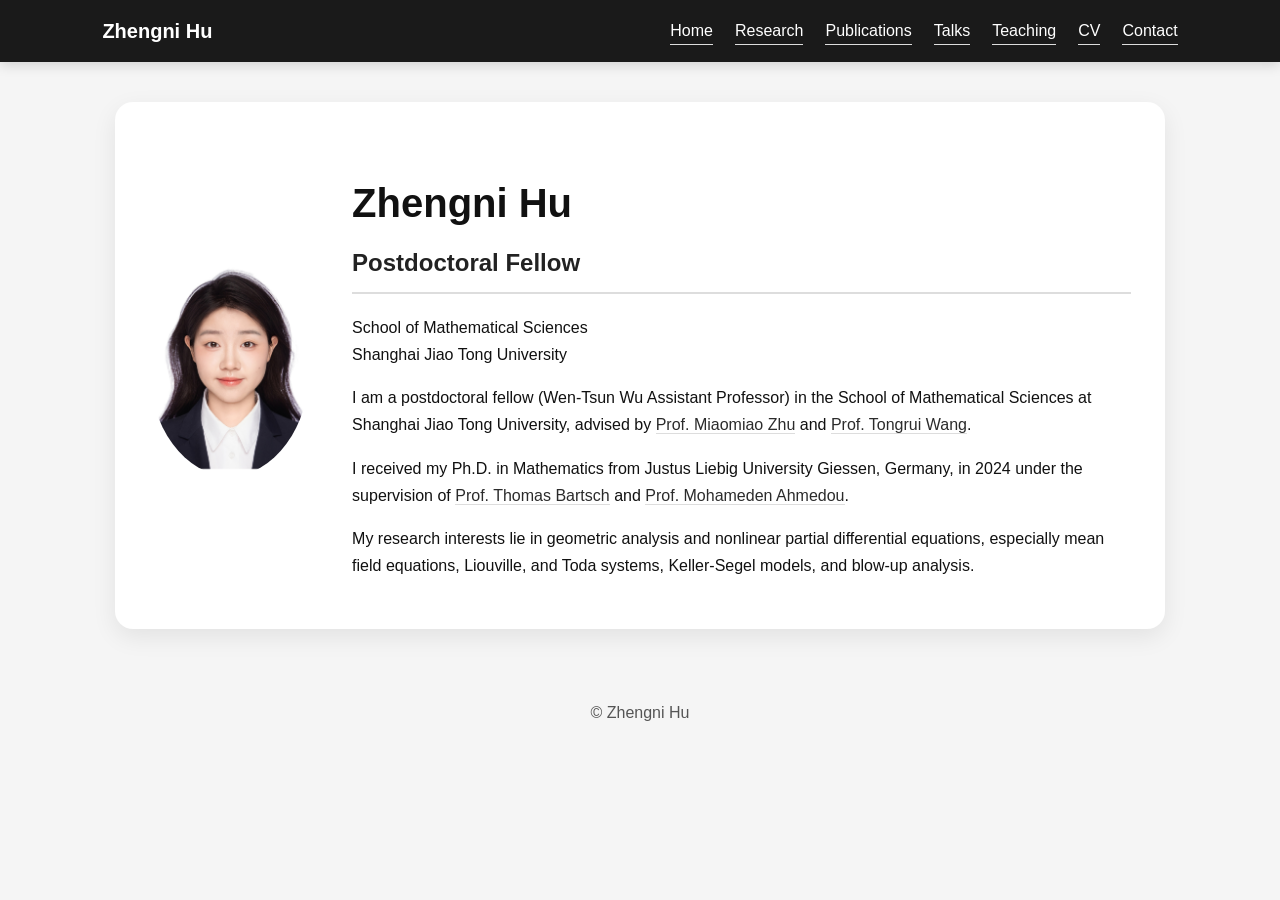
<file: index.html>
<!DOCTYPE html>
<html lang="en">
<head>
  <meta charset="UTF-8" />
  <meta name="viewport" content="width=device-width, initial-scale=1.0" />
  <title>Zhengni Hu | Home</title>
  <link rel="stylesheet" href="style.css" />
</head>
  
<script>
  const toggleButton = document.getElementById('theme-toggle');
  const savedTheme = localStorage.getItem('theme');
  
  if (savedTheme === 'dark') {
    document.documentElement.setAttribute('data-theme', 'dark');
    if (toggleButton) toggleButton.innerHTML = '☀️ Light';
  }
  
  if (toggleButton) {
    toggleButton.addEventListener('click', () => {
      const currentTheme = document.documentElement.getAttribute('data-theme');
      if (currentTheme === 'dark') {
        document.documentElement.setAttribute('data-theme', 'light');
        localStorage.setItem('theme', 'light');
        toggleButton.innerHTML = '🌙 Dark';
      } else {
        document.documentElement.setAttribute('data-theme', 'dark');
        localStorage.setItem('theme', 'dark');
        toggleButton.innerHTML = '☀️ Light';
      }
    });
  }
</script>
<body>
  <nav>
    <div class="nav-name">Zhengni Hu</div>
    <div class="nav-links">
      <a href="index.html">Home</a>
      <a href="research.html">Research</a>
      <a href="publications.html">Publications</a>
      <a href="talks.html">Talks</a>
      <a href="teaching.html">Teaching</a>
      <a href="cv.html">CV</a>
      <a href="contact.html">Contact</a>
    </div>
  </nav>

  <main>
    <section class="hero card">
      <img src="profile.jpg" alt="Zhengni Hu" class="profile-photo" />

      <div>
        <h1>Zhengni Hu</h1>
        <h2>Postdoctoral Fellow</h2>

        <p>
          School of Mathematical Sciences<br />
          Shanghai Jiao Tong University
        </p>

       <div class="bio">
  <p>
    I am a postdoctoral fellow (Wen-Tsun Wu Assistant Professor) in the School of Mathematical Sciences 
    at Shanghai Jiao Tong University, advised by 
    <a href="https://math.sjtu.edu.cn/Default/teachershow/tags/MDAwMDAwMDAwMLKIlJc" target="_blank" class="prof-link">Prof. Miaomiao Zhu</a> and 
    <a href="https://math.sjtu.edu.cn/Default/teachershow/tags/MDAwMDAwMDAwMLGIfpmGpKF2" target="_blank" class="prof-link">Prof. Tongrui Wang</a>.
  </p>

  <p>
    I received my Ph.D. in Mathematics from Justus Liebig University Giessen, Germany, 
    in 2024 under the supervision of 
    <a href="https://www.uni-giessen.de/de/fbz/fb07/fachgebiete/mathe/arbeitsgruppen/analysis/personen/professoren/prof-dr-thomas-bartsch" target="_blank" class="prof-link">Prof. Thomas Bartsch</a> and 
    <a href="https://www.uni-giessen.de/de/fbz/fb07/fachgebiete/mathe/arbeitsgruppen/analysis/personen/professoren/prof-dr-mohameden-ahmedou/ahmedou" target="_blank" class="prof-link">Prof. Mohameden Ahmedou</a>.
  </p>

  <p>
    My research interests lie in geometric analysis and nonlinear partial
    differential equations, especially mean field equations, Liouville, and
    Toda systems, Keller-Segel models, and blow-up analysis.
  </p>
</div>
      </div>
    </section>
  </main>

  <footer>
    © Zhengni Hu
  </footer>
</body>
</html>
</file>
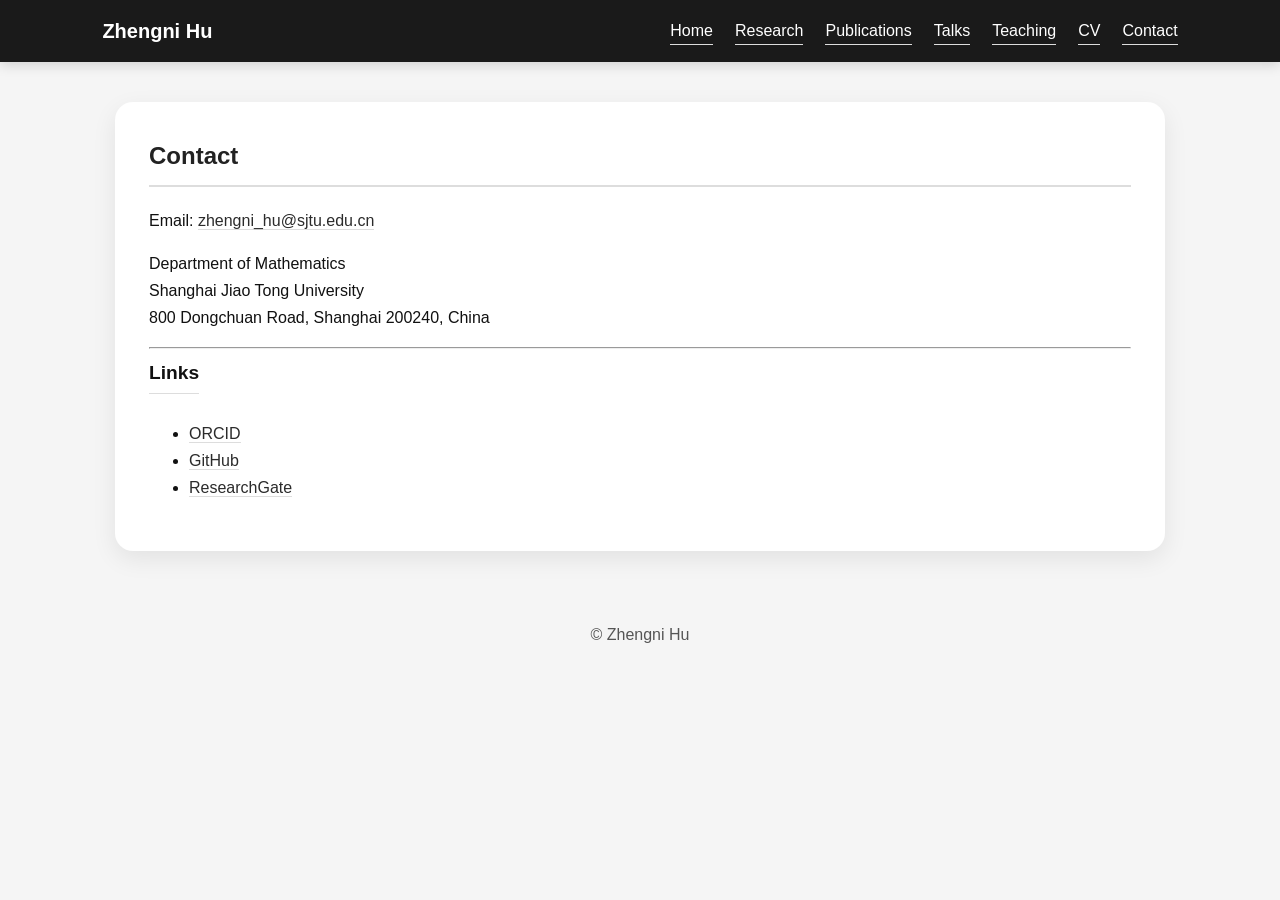
<file: contact.html>
<!DOCTYPE html>
<html lang="en">
<head>
  <meta charset="UTF-8" />
  <meta name="viewport" content="width=device-width, initial-scale=1.0" />
  <title>Zhengni Hu | Contact</title>
  <link rel="stylesheet" href="style.css" />
</head>
  
<script>
  const toggleButton = document.getElementById('theme-toggle');
  const savedTheme = localStorage.getItem('theme');
  
  if (savedTheme === 'dark') {
    document.documentElement.setAttribute('data-theme', 'dark');
    if (toggleButton) toggleButton.innerHTML = '☀️ Light';
  }
  
  if (toggleButton) {
    toggleButton.addEventListener('click', () => {
      const currentTheme = document.documentElement.getAttribute('data-theme');
      if (currentTheme === 'dark') {
        document.documentElement.setAttribute('data-theme', 'light');
        localStorage.setItem('theme', 'light');
        toggleButton.innerHTML = '🌙 Dark';
      } else {
        document.documentElement.setAttribute('data-theme', 'dark');
        localStorage.setItem('theme', 'dark');
        toggleButton.innerHTML = '☀️ Light';
      }
    });
  }
</script>
<body>
  <nav>
    <div class="nav-name">Zhengni Hu</div>
    <div class="nav-links">
      <a href="index.html">Home</a>
      <a href="research.html">Research</a>
      <a href="publications.html">Publications</a>
      <a href="talks.html">Talks</a>
      <a href="teaching.html">Teaching</a>
      <a href="cv.html">CV</a>
      <a href="contact.html">Contact</a>
    </div>
  </nav>

  <main>
    <section class="card">
      <h2>Contact</h2>

      <p>
        Email: <a href="mailto:zhengni_hu@sjtu.edu.cn">zhengni_hu@sjtu.edu.cn</a>
      </p>

      <p>
        Department of Mathematics<br />
        Shanghai Jiao Tong University<br />
        800 Dongchuan Road, Shanghai 200240, China
      </p>

      <hr />

      <h3>Links</h3>
      <ul>
     <li> <a href="https://orcid.org/0009-0006-4781-8485" target="_blank">ORCID</a></li>
      <li> <a href="https://zhengni-hu.github.io/Academic-Page" target="_blank">GitHub</a></li>
       <li> <a href="https://www.researchgate.net/profile/Zhengni-Hu-2" target="_blank">ResearchGate</a></li>
      </ul>
    </section>
  </main>

  <footer>
    © Zhengni Hu
  </footer>
</body>
</html>
</file>
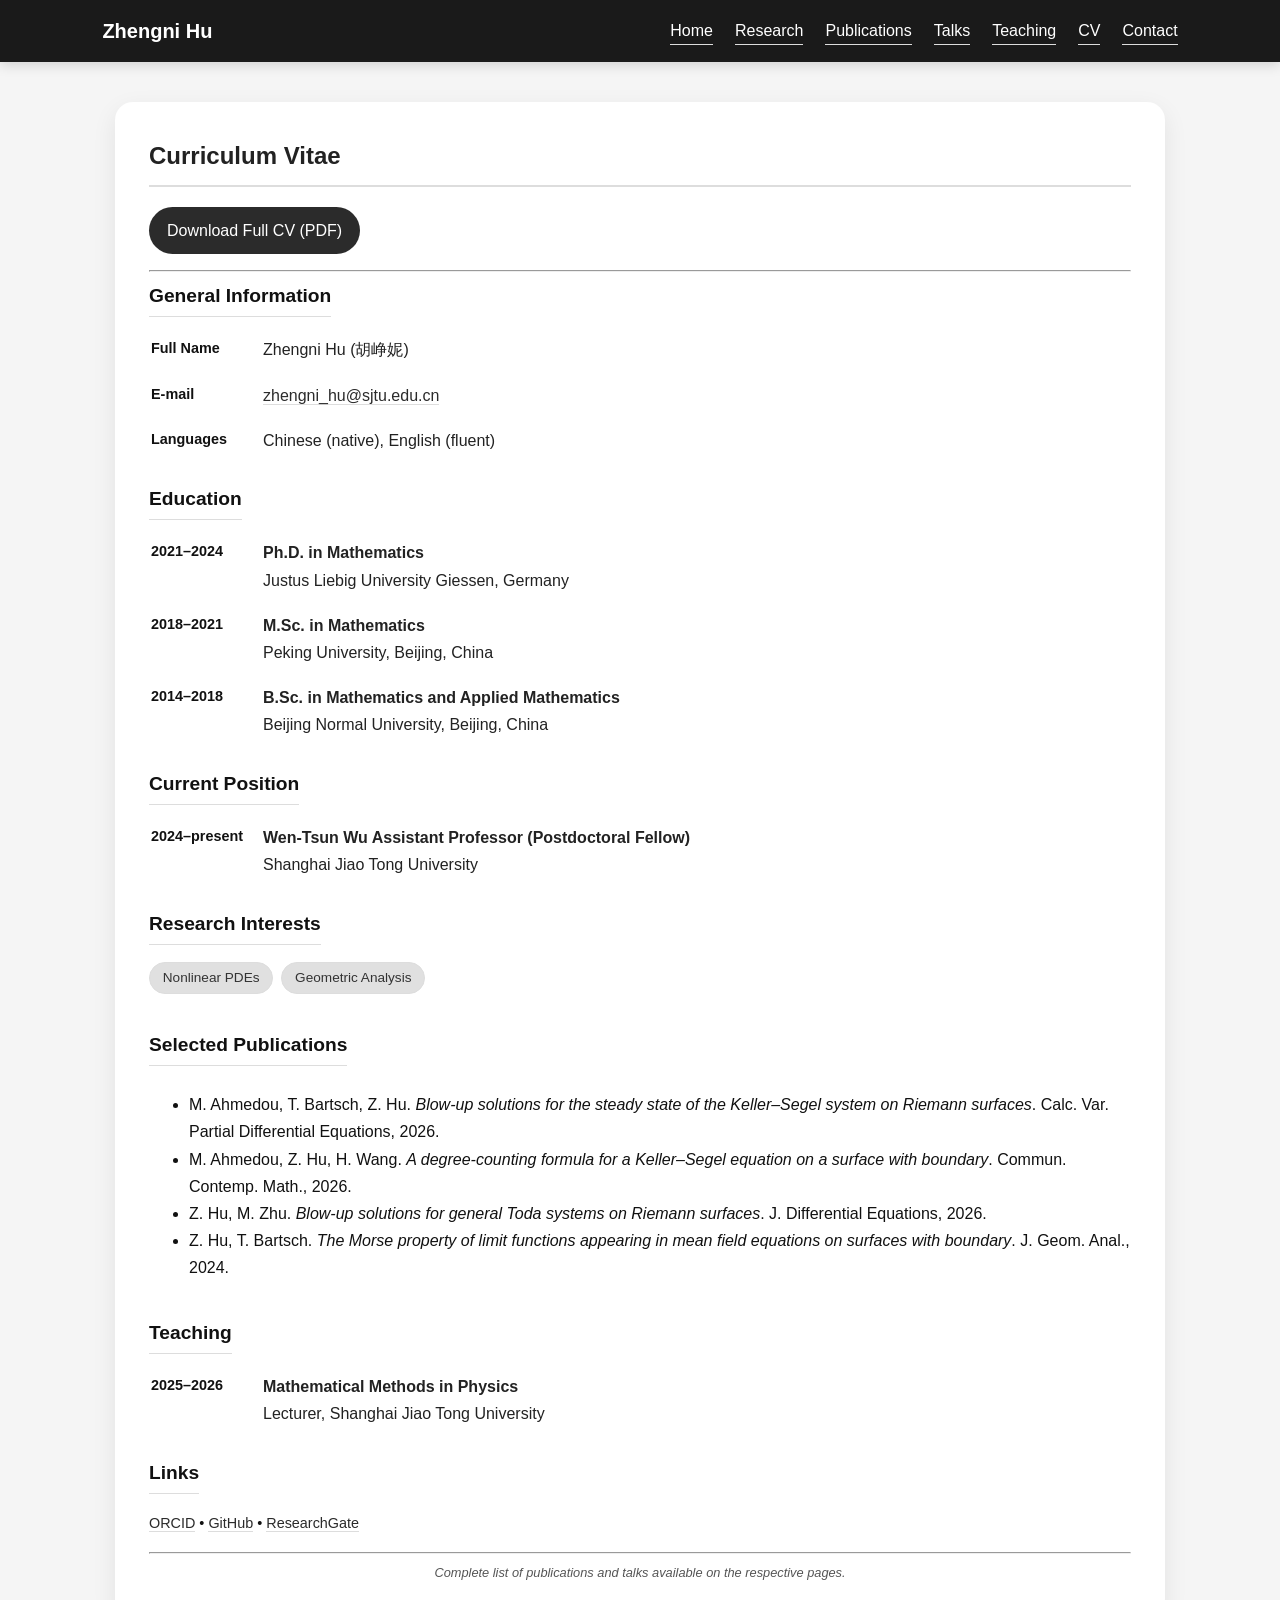
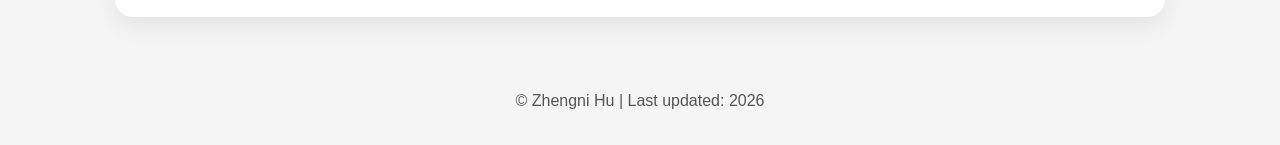
<file: cv.html>
<!DOCTYPE html>
<html lang="en">
<head>
  <meta charset="UTF-8" />
  <meta name="viewport" content="width=device-width, initial-scale=1.0" />
  <title>Zhengni Hu | CV</title>
  <link rel="stylesheet" href="style.css" />
</head>

  <script>
  const toggleButton = document.getElementById('theme-toggle');
  const savedTheme = localStorage.getItem('theme');
  
  if (savedTheme === 'dark') {
    document.documentElement.setAttribute('data-theme', 'dark');
    if (toggleButton) toggleButton.innerHTML = '☀️ Light';
  }
  
  if (toggleButton) {
    toggleButton.addEventListener('click', () => {
      const currentTheme = document.documentElement.getAttribute('data-theme');
      if (currentTheme === 'dark') {
        document.documentElement.setAttribute('data-theme', 'light');
        localStorage.setItem('theme', 'light');
        toggleButton.innerHTML = '🌙 Dark';
      } else {
        document.documentElement.setAttribute('data-theme', 'dark');
        localStorage.setItem('theme', 'dark');
        toggleButton.innerHTML = '☀️ Light';
      }
    });
  }
</script>
  
<body>
  <nav>
    <div class="nav-name">Zhengni Hu</div>
    <div class="nav-links">
      <a href="index.html">Home</a>
      <a href="research.html">Research</a>
      <a href="publications.html">Publications</a>
      <a href="talks.html">Talks</a>
      <a href="teaching.html">Teaching</a>
      <a href="cv.html">CV</a>
      <a href="contact.html">Contact</a>
    </div>
  </nav>

  <main>
    <section class="card">
      <h2>Curriculum Vitae</h2>
      <p class="cv-download">
        <a href="cv.pdf" target="_blank" class="button">Download Full CV (PDF)</a>
      </p>

      <hr />

      <!-- General Information -->
      <h3>General Information</h3>
      <table class="info-table">
        <tr>
          <td class="info-label">Full Name</td>
          <td class="info-value">Zhengni Hu (胡峥妮)</td>
        </tr>
        <tr>
          <td class="info-label">E-mail</td>
          <td class="info-value"><a href="mailto:zhengni_hu@sjtu.edu.cn">zhengni_hu@sjtu.edu.cn</a></td>
        </tr>
        <tr>
          <td class="info-label">Languages</td>
          <td class="info-value">Chinese (native), English (fluent)</td>
        </tr>
      </table>

      <!-- Education -->
      <h3>Education</h3>
      <table class="info-table">
        <tr>
          <td class="info-label">2021–2024</td>
          <td class="info-value">
            <strong>Ph.D. in Mathematics</strong><br />
            Justus Liebig University Giessen, Germany<br />
          </td>
        </tr>
        <tr>
          <td class="info-label">2018–2021</td>
          <td class="info-value">
            <strong>M.Sc. in Mathematics</strong><br />
            Peking University, Beijing, China<br />
          </td>
        </tr>
        <tr>
          <td class="info-label">2014–2018</td>
          <td class="info-value">
            <strong>B.Sc. in Mathematics and Applied Mathematics</strong><br />
            Beijing Normal University, Beijing, China<br /> 
          </td>
        </tr>
      </table>

      <!-- Current Position -->
      <h3>Current Position</h3>
      <table class="info-table">
        <tr>
          <td class="info-label">2024–present</td>
          <td class="info-value">
            <strong>Wen-Tsun Wu Assistant Professor (Postdoctoral Fellow)</strong><br />
            Shanghai Jiao Tong University
          </td>
        </tr>
      </table>

      <!-- Research Interests -->
      <h3>Research Interests</h3>
      <div class="research-tags">
        <span>Nonlinear PDEs</span>
        <span>Geometric Analysis</span>
      </div>

      <!-- Selected Publications -->
      <h3>Selected Publications</h3>
      <ul class="pub-short-list">
        <li>M. Ahmedou, T. Bartsch, Z. Hu. <em>Blow-up solutions for the steady state of the Keller–Segel system on Riemann surfaces</em>. Calc. Var. Partial Differential Equations, 2026.</li>
        <li>M. Ahmedou, Z. Hu, H. Wang. <em>A degree-counting formula for a Keller–Segel equation on a surface with boundary</em>. Commun. Contemp. Math., 2026.</li>
        <li>Z. Hu, M. Zhu. <em>Blow-up solutions for general Toda systems on Riemann surfaces</em>. J. Differential Equations, 2026.</li>
        <li>Z. Hu, T. Bartsch. <em>The Morse property of limit functions appearing in mean field equations on surfaces with boundary</em>. J. Geom. Anal., 2024.</li>
      </ul>

      <!-- Teaching -->
      <h3>Teaching</h3>
      <table class="info-table">
        <tr>
          <td class="info-label">2025–2026</td>
          <td class="info-value">
            <strong>Mathematical Methods in Physics</strong><br />
            Lecturer, Shanghai Jiao Tong University
          </td>
        </tr>
      </table>

      <!-- Grants -->
     

      <!-- Links -->
      <h3>Links</h3>
      <div class="links-row">
        <a href="https://orcid.org/0009-0006-4781-8485" target="_blank">ORCID</a> •
        <a href="https://zhengni-hu.github.io/Academic-Page" target="_blank">GitHub</a> •
        <a href="https://www.researchgate.net/profile/Zhengni-Hu-2" target="_blank">ResearchGate</a>
      </div>

      <hr />

      <div class="cv-note">
        Complete list of publications and talks available on the respective pages.
      </div>
    </section>
  </main>

  <footer>
    © Zhengni Hu | Last updated: 2026
  </footer>
</body>
</html>
</file>
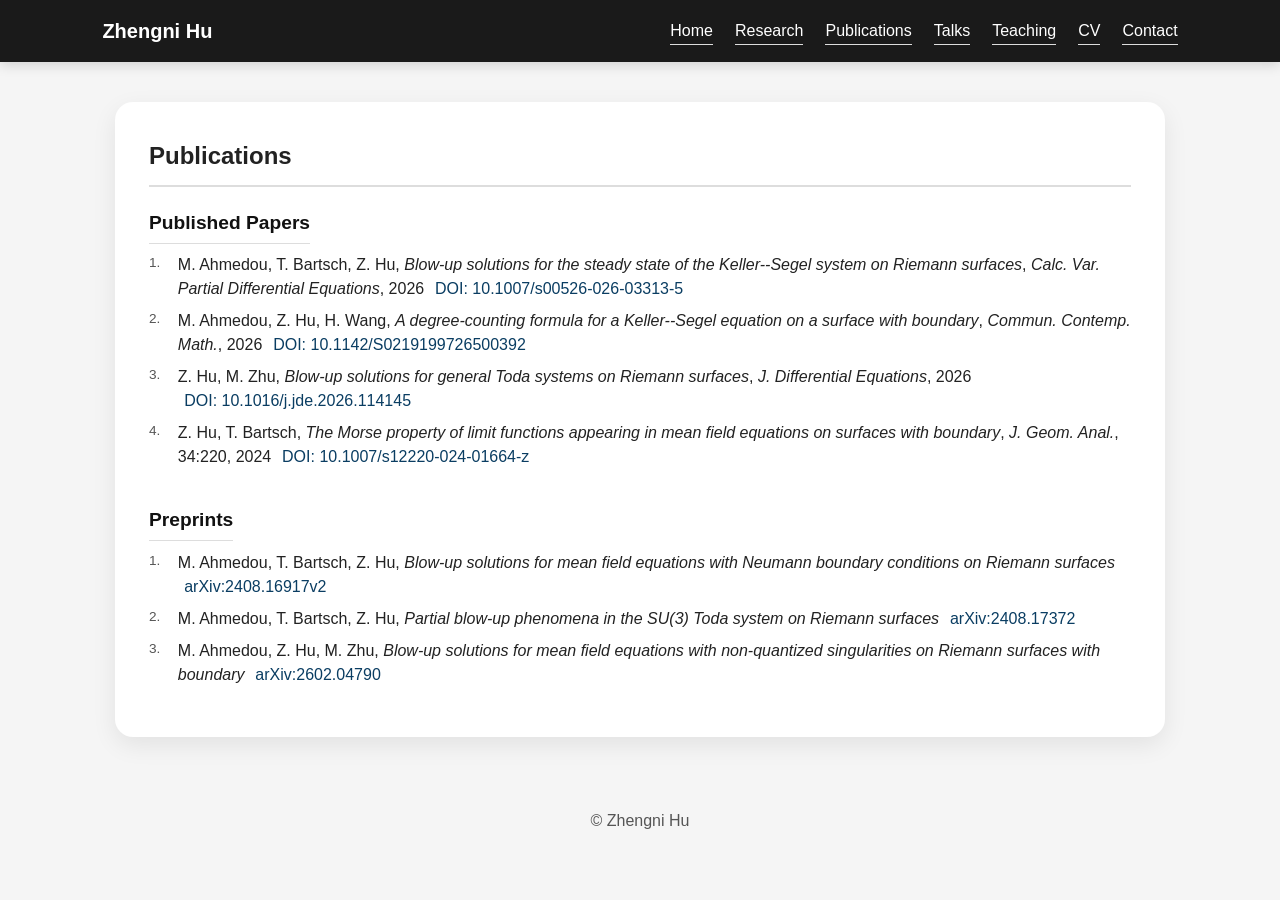
<file: publications.html>
<!DOCTYPE html>
<html lang="en">
<head>
  <meta charset="UTF-8" />
  <meta name="viewport" content="width=device-width, initial-scale=1.0" />
  <title>Zhengni Hu | Publications</title>
  <link rel="stylesheet" href="style.css" />
</head>

  <script>
  const toggleButton = document.getElementById('theme-toggle');
  const savedTheme = localStorage.getItem('theme');
  
  if (savedTheme === 'dark') {
    document.documentElement.setAttribute('data-theme', 'dark');
    if (toggleButton) toggleButton.innerHTML = '☀️ Light';
  }
  
  if (toggleButton) {
    toggleButton.addEventListener('click', () => {
      const currentTheme = document.documentElement.getAttribute('data-theme');
      if (currentTheme === 'dark') {
        document.documentElement.setAttribute('data-theme', 'light');
        localStorage.setItem('theme', 'light');
        toggleButton.innerHTML = '🌙 Dark';
      } else {
        document.documentElement.setAttribute('data-theme', 'dark');
        localStorage.setItem('theme', 'dark');
        toggleButton.innerHTML = '☀️ Light';
      }
    });
  }
</script>
  
<body>
  <nav>
    <div class="nav-name">Zhengni Hu</div>
    <div class="nav-links">
      <a href="index.html">Home</a>
      <a href="research.html">Research</a>
      <a href="publications.html">Publications</a>
      <a href="talks.html">Talks</a>
      <a href="teaching.html">Teaching</a>
      <a href="cv.html">CV</a>
      <a href="contact.html">Contact</a>
    </div>
  </nav>

  <main>
    <section class="card">
      <h2>Publications</h2>

      <h3>Published Papers</h3>
      <ol class="publication-list compact">
        <li>
          M. Ahmedou, T. Bartsch, Z. Hu,
          <em>Blow-up solutions for the steady state of the Keller--Segel system on Riemann surfaces</em>,
          <em>Calc. Var. Partial Differential Equations</em>, 2026
          <a href="https://doi.org/10.1007/s00526-026-03313-5" target="_blank" class="pub-link">DOI: 10.1007/s00526-026-03313-5</a>
        </li>

        <li>
          M. Ahmedou, Z. Hu, H. Wang,
          <em>A degree-counting formula for a Keller--Segel equation on a surface with boundary</em>,
          <em>Commun. Contemp. Math.</em>, 2026
          <a href="https://doi.org/10.1142/S0219199726500392" target="_blank" class="pub-link">DOI: 10.1142/S0219199726500392</a>
        </li>

        <li>
          Z. Hu, M. Zhu,
          <em>Blow-up solutions for general Toda systems on Riemann surfaces</em>,
          <em>J. Differential Equations</em>, 2026
          <a href="https://doi.org/10.1016/j.jde.2026.114145" target="_blank" class="pub-link">DOI: 10.1016/j.jde.2026.114145</a>
        </li>

        <li>
          Z. Hu, T. Bartsch,
          <em>The Morse property of limit functions appearing in mean field equations on surfaces with boundary</em>,
          <em>J. Geom. Anal.</em>, 34:220, 2024
          <a href="https://doi.org/10.1007/s12220-024-01664-z" target="_blank" class="pub-link">DOI: 10.1007/s12220-024-01664-z</a>
        </li>
      </ol>

      <h3>Preprints</h3>
      <ol class="publication-list compact">
        <li>
          M. Ahmedou, T. Bartsch, Z. Hu,
          <em>Blow-up solutions for mean field equations with Neumann boundary conditions on Riemann surfaces</em>
          <a href="https://arxiv.org/abs/2408.16917" target="_blank" class="pub-link">arXiv:2408.16917v2</a>
        </li>

        <li>
          M. Ahmedou, T. Bartsch, Z. Hu,
          <em>Partial blow-up phenomena in the SU(3) Toda system on Riemann surfaces</em>
          <a href="https://arxiv.org/abs/2408.17372" target="_blank" class="pub-link">arXiv:2408.17372</a>
        </li>

        <li>
          M. Ahmedou, Z. Hu, M. Zhu,
          <em>Blow-up solutions for mean field equations with non-quantized singularities on Riemann surfaces with boundary</em>
          <a href="https://arxiv.org/abs/2602.04790" target="_blank" class="pub-link">arXiv:2602.04790</a>
        </li>
      </ol>
    </section>
  </main>

  <footer>
    © Zhengni Hu
  </footer>
</body>
</html>
</file>
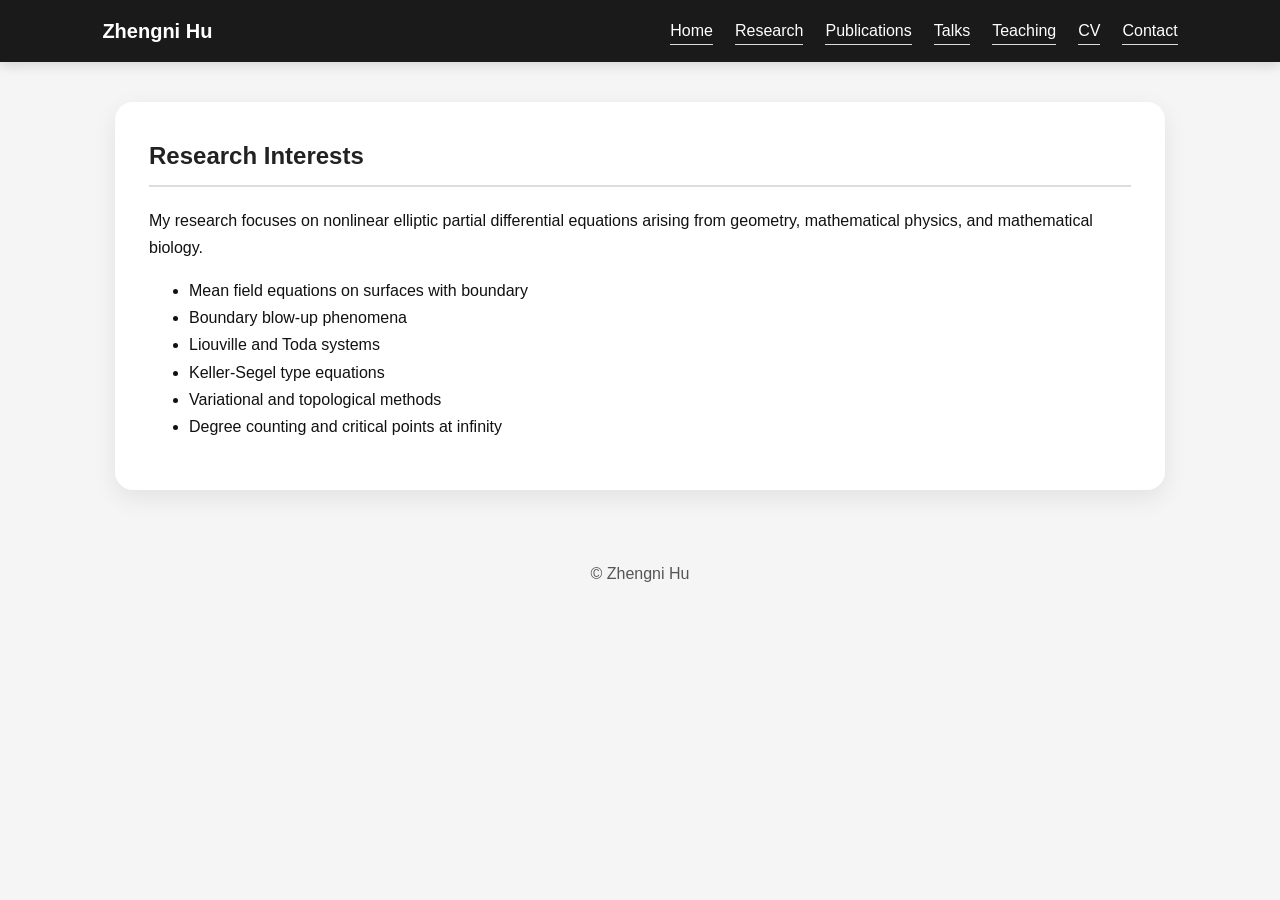
<file: research.html>
<!DOCTYPE html>
<html lang="en">
<head>
  <meta charset="UTF-8" />
  <meta name="viewport" content="width=device-width, initial-scale=1.0" />
  <title>Zhengni Hu | Research</title>
  <link rel="stylesheet" href="style.css" />
</head>

  <script>
  const toggleButton = document.getElementById('theme-toggle');
  const savedTheme = localStorage.getItem('theme');
  
  if (savedTheme === 'dark') {
    document.documentElement.setAttribute('data-theme', 'dark');
    if (toggleButton) toggleButton.innerHTML = '☀️ Light';
  }
  
  if (toggleButton) {
    toggleButton.addEventListener('click', () => {
      const currentTheme = document.documentElement.getAttribute('data-theme');
      if (currentTheme === 'dark') {
        document.documentElement.setAttribute('data-theme', 'light');
        localStorage.setItem('theme', 'light');
        toggleButton.innerHTML = '🌙 Dark';
      } else {
        document.documentElement.setAttribute('data-theme', 'dark');
        localStorage.setItem('theme', 'dark');
        toggleButton.innerHTML = '☀️ Light';
      }
    });
  }
</script>
  
<body>
  <nav>
    <div class="nav-name">Zhengni Hu</div>
    <div class="nav-links">
      <a href="index.html">Home</a>
      <a href="research.html">Research</a>
      <a href="publications.html">Publications</a>
      <a href="talks.html">Talks</a>
      <a href="teaching.html">Teaching</a>
      <a href="cv.html">CV</a>
      <a href="contact.html">Contact</a>
    </div>
  </nav>

  <main>
    <section class="card">
      <h2>Research Interests</h2>

      <p>
        My research focuses on nonlinear elliptic partial differential equations
        arising from geometry, mathematical physics, and mathematical biology.
      </p>

      <ul>
        <li>Mean field equations on surfaces with boundary</li>
        <li>Boundary blow-up phenomena</li>
        <li>Liouville and Toda systems</li>
        <li>Keller-Segel type equations</li>
        <li>Variational and topological methods</li>
        <li>Degree counting and critical points at infinity</li>
      </ul>
    </section>
  </main>

  <footer>
    © Zhengni Hu
  </footer>
</body>
</html>
</file>
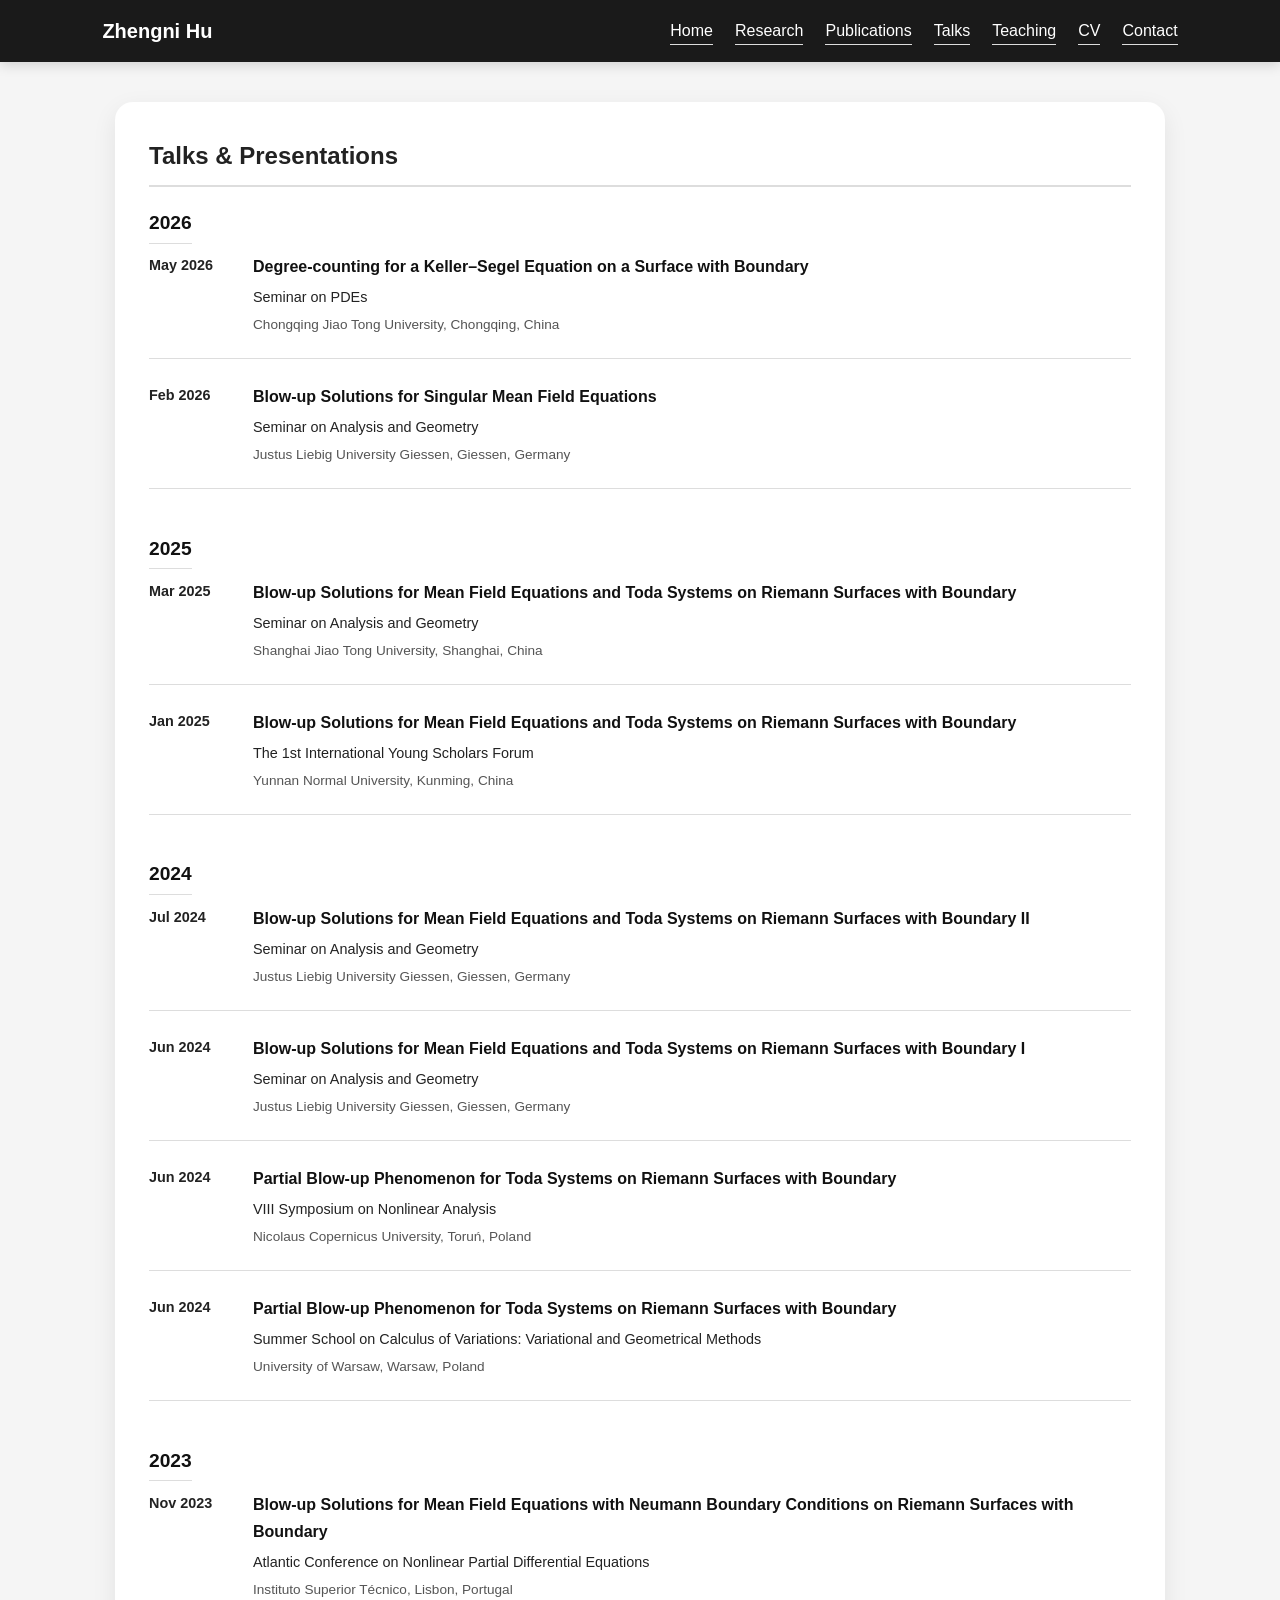
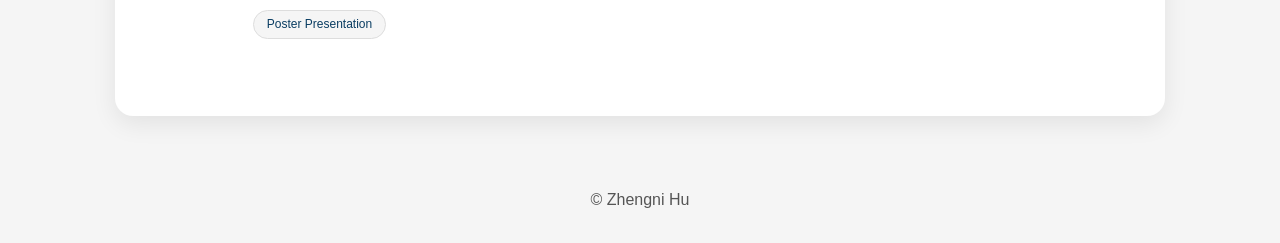
<file: talks.html>
<!DOCTYPE html>
<html lang="en">
<head>
  <meta charset="UTF-8" />
  <meta name="viewport" content="width=device-width, initial-scale=1.0" />
  <title>Zhengni Hu | Talks</title>
  <link rel="stylesheet" href="style.css" />
</head>
<script>
  const toggleButton = document.getElementById('theme-toggle');
  const savedTheme = localStorage.getItem('theme');
  
  if (savedTheme === 'dark') {
    document.documentElement.setAttribute('data-theme', 'dark');
    if (toggleButton) toggleButton.innerHTML = '☀️ Light';
  }
  
  if (toggleButton) {
    toggleButton.addEventListener('click', () => {
      const currentTheme = document.documentElement.getAttribute('data-theme');
      if (currentTheme === 'dark') {
        document.documentElement.setAttribute('data-theme', 'light');
        localStorage.setItem('theme', 'light');
        toggleButton.innerHTML = '🌙 Dark';
      } else {
        document.documentElement.setAttribute('data-theme', 'dark');
        localStorage.setItem('theme', 'dark');
        toggleButton.innerHTML = '☀️ Light';
      }
    });
  }
</script>
  
<body>
  <nav>
    <div class="nav-name">Zhengni Hu</div>
    <div class="nav-links">
      <a href="index.html">Home</a>
      <a href="research.html">Research</a>
      <a href="publications.html">Publications</a>
      <a href="talks.html">Talks</a>
      <a href="teaching.html">Teaching</a>
      <a href="cv.html">CV</a>
      <a href="contact.html">Contact</a>
    </div>
  </nav>

  <main>
    <section class="card">
      <h2>Talks & Presentations</h2>

      <!-- 2026 -->
      <h3>2026</h3>
       <div class="talk-card">
        <div class="talk-date">May 2026</div>
        <div class="talk-content">
          <div class="talk-title">Degree-counting for a Keller–Segel
Equation on a Surface with Boundary</div>
          <div class="talk-event">Seminar on PDEs</div>
          <div class="talk-location">Chongqing Jiao Tong University, Chongqing, China</div>
        </div>
      </div>
      
      <div class="talk-card">
        <div class="talk-date">Feb 2026</div>
        <div class="talk-content">
          <div class="talk-title">Blow-up Solutions for Singular Mean Field Equations</div>
          <div class="talk-event">Seminar on Analysis and Geometry</div>
          <div class="talk-location">Justus Liebig University Giessen, Giessen, Germany</div>
        </div>
      </div>

      <!-- 2025 -->
      <h3>2025</h3>
      <div class="talk-card">
        <div class="talk-date">Mar 2025</div>
        <div class="talk-content">
          <div class="talk-title">Blow-up Solutions for Mean Field Equations and Toda Systems on Riemann Surfaces with Boundary</div>
          <div class="talk-event">Seminar on Analysis and Geometry</div>
          <div class="talk-location">Shanghai Jiao Tong University, Shanghai, China</div>
        </div>
      </div>

      <div class="talk-card">
        <div class="talk-date">Jan 2025</div>
        <div class="talk-content">
          <div class="talk-title">Blow-up Solutions for Mean Field Equations and Toda Systems on Riemann Surfaces with Boundary</div>
          <div class="talk-event">The 1st International Young Scholars Forum</div>
          <div class="talk-location">Yunnan Normal University, Kunming, China</div>
        </div>
      </div>

      <!-- 2024 -->
      <h3>2024</h3>
      <div class="talk-card">
        <div class="talk-date">Jul 2024</div>
        <div class="talk-content">
          <div class="talk-title">Blow-up Solutions for Mean Field Equations and Toda Systems on Riemann Surfaces with Boundary II</div>
          <div class="talk-event">Seminar on Analysis and Geometry</div>
          <div class="talk-location">Justus Liebig University Giessen, Giessen, Germany</div>
        </div>
      </div>

      <div class="talk-card">
        <div class="talk-date">Jun 2024</div>
        <div class="talk-content">
          <div class="talk-title">Blow-up Solutions for Mean Field Equations and Toda Systems on Riemann Surfaces with Boundary I</div>
          <div class="talk-event">Seminar on Analysis and Geometry</div>
          <div class="talk-location">Justus Liebig University Giessen, Giessen, Germany</div>
        </div>
      </div>

      <div class="talk-card">
        <div class="talk-date">Jun 2024</div>
        <div class="talk-content">
          <div class="talk-title">Partial Blow-up Phenomenon for Toda Systems on Riemann Surfaces with Boundary</div>
          <div class="talk-event">VIII Symposium on Nonlinear Analysis</div>
          <div class="talk-location">Nicolaus Copernicus University, Toruń, Poland</div>
        </div>
      </div>

      <div class="talk-card">
        <div class="talk-date">Jun 2024</div>
        <div class="talk-content">
          <div class="talk-title">Partial Blow-up Phenomenon for Toda Systems on Riemann Surfaces with Boundary</div>
          <div class="talk-event">Summer School on Calculus of Variations: Variational and Geometrical Methods</div>
          <div class="talk-location">University of Warsaw, Warsaw, Poland</div>
        </div>
      </div>

      <!-- 2023 -->
      <h3>2023</h3>
      <div class="talk-card poster">
        <div class="talk-date">Nov 2023</div>
        <div class="talk-content">
          <div class="talk-title">Blow-up Solutions for Mean Field Equations with Neumann Boundary Conditions on Riemann Surfaces with Boundary</div>
          <div class="talk-event">Atlantic Conference on Nonlinear Partial Differential Equations</div>
          <div class="talk-location">Instituto Superior Técnico, Lisbon, Portugal</div>
          <div class="talk-links">
  <a href="assets/poster1.pdf" target="_blank" class="poster-button">Poster Presentation</a> 
</div>
        </div>
      </div>
    </section>
  </main>

  <footer>
    © Zhengni Hu
  </footer>
</body>
</html>
</file>
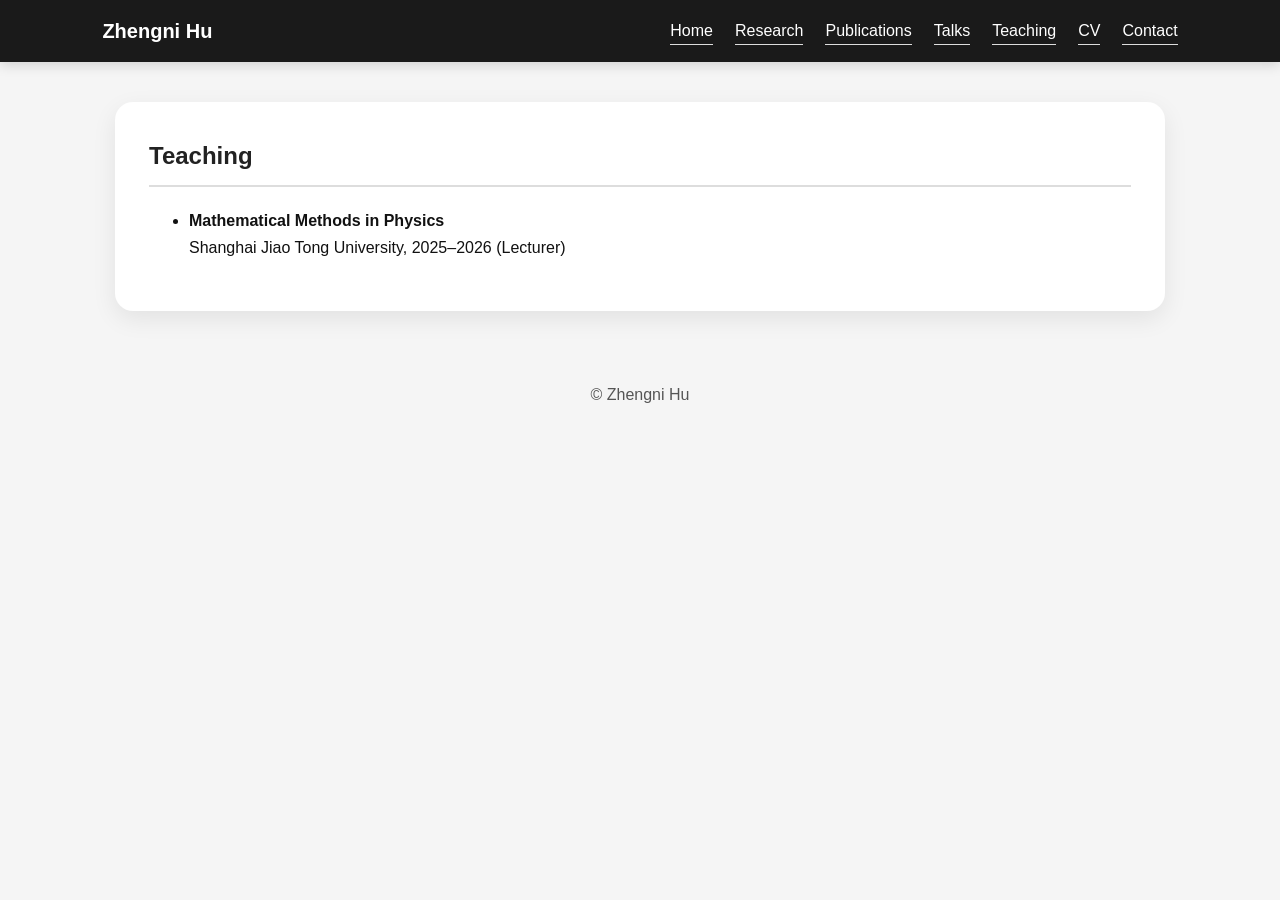
<file: teaching.html>
<!DOCTYPE html>
<html lang="en">
<head>
  <meta charset="UTF-8" />
  <meta name="viewport" content="width=device-width, initial-scale=1.0" />
  <title>Zhengni Hu | Teaching</title>
  <link rel="stylesheet" href="style.css" />
</head>

  <script>
  const toggleButton = document.getElementById('theme-toggle');
  const savedTheme = localStorage.getItem('theme');
  
  if (savedTheme === 'dark') {
    document.documentElement.setAttribute('data-theme', 'dark');
    if (toggleButton) toggleButton.innerHTML = '☀️ Light';
  }
  
  if (toggleButton) {
    toggleButton.addEventListener('click', () => {
      const currentTheme = document.documentElement.getAttribute('data-theme');
      if (currentTheme === 'dark') {
        document.documentElement.setAttribute('data-theme', 'light');
        localStorage.setItem('theme', 'light');
        toggleButton.innerHTML = '🌙 Dark';
      } else {
        document.documentElement.setAttribute('data-theme', 'dark');
        localStorage.setItem('theme', 'dark');
        toggleButton.innerHTML = '☀️ Light';
      }
    });
  }
</script>
  
<body>
  <nav>
    <div class="nav-name">Zhengni Hu</div>
    <div class="nav-links">
      <a href="index.html">Home</a>
      <a href="research.html">Research</a>
      <a href="publications.html">Publications</a>
      <a href="talks.html">Talks</a>
      <a href="teaching.html">Teaching</a>
      <a href="cv.html">CV</a>
      <a href="contact.html">Contact</a>
    </div>
  </nav>

  <main>
    <section class="card">
      <h2>Teaching</h2>

      <ul>
        <li>
          <strong>Mathematical Methods in Physics</strong><br />
          Shanghai Jiao Tong University, 2025–2026 (Lecturer)
        </li>
      </ul>
    </section>
  </main>

  <footer>
    © Zhengni Hu
  </footer>
</body>
</html>
</file>
<file: style.css>
html {
  scroll-behavior: smooth;
}

/* ========== LIGHT MODE (DEFAULT) ========== */
:root {
  --bg-body: #f5f5f5;
  --bg-card: #ffffff;
  --text-primary: #111111;
  --text-secondary: #222222;
  --text-muted: #555555;
  --nav-bg: #1a1a1a;
  --nav-text: white;
  --border: #ddd;
  --shadow: rgba(0, 0, 0, 0.08);
  --nav-shadow: rgba(0, 0, 0, 0.15);
  --link-color: #2b2b2b;
  --link-hover: #000;
  --button-bg: #2b2b2b;
  --button-hover: #000;
  --tag-bg: #e0e0e0;
  --tag-color: #333;
  --poster-bg: #f5f5f5;
  --poster-border: #ddd;
}

/* ========== DARK MODE ========== */
[data-theme="dark"] {
  --bg-body: #1a1a1a;
  --bg-card: #2a2a2a;
  --text-primary: #eeeeee;
  --text-secondary: #dddddd;
  --text-muted: #aaaaaa;
  --nav-bg: #0a0a0a;
  --nav-text: #eeeeee;
  --border: #444;
  --shadow: rgba(0, 0, 0, 0.3);
  --nav-shadow: rgba(0, 0, 0, 0.3);
  --link-color: #6ab0de;
  --link-hover: #8ec4e8;
  --button-bg: #3a3a3a;
  --button-hover: #555;
  --tag-bg: #3a3a3a;
  --tag-color: #ddd;
  --poster-bg: #2a2a2a;
  --poster-border: #555;
}

body {
  margin: 0;
  font-family: "Helvetica Neue", Arial, sans-serif;
  background: var(--bg-body);
  color: var(--text-primary);
  line-height: 1.7;
  transition: background 0.3s ease, color 0.3s ease;
}

nav {
  position: sticky;
  top: 0;
  z-index: 1000;
  background: var(--nav-bg);
  color: var(--nav-text);
  padding: 14px 8%;
  display: flex;
  justify-content: space-between;
  align-items: center;
  box-shadow: 0 3px 12px var(--nav-shadow);
  transition: background 0.3s ease;
}

.nav-name {
  font-size: 1.25rem;
  font-weight: 700;
}

.nav-links {
  display: flex;
  align-items: center;
  gap: 0;
  flex-wrap: wrap;
}

.nav-links a {
  color: var(--nav-text);
  text-decoration: none;
  margin-left: 22px;
  font-weight: 500;
  transition: opacity 0.2s ease;
}

.nav-links a:hover {
  text-decoration: underline;
  color: #cccccc;
}

/* Theme toggle button */
.theme-toggle {
  background: transparent;
  border: 1px solid var(--nav-text);
  color: var(--nav-text);
  padding: 6px 14px;
  border-radius: 30px;
  cursor: pointer;
  font-size: 0.85rem;
  margin-left: 22px;
  transition: all 0.3s ease;
}

.theme-toggle:hover {
  background: var(--nav-text);
  color: var(--nav-bg);
}

main {
  max-width: 1050px;
  margin: 40px auto;
  padding: 0 20px;
}

.card {
  background: var(--bg-card);
  padding: 34px;
  margin-bottom: 28px;
  border-radius: 18px;
  box-shadow: 0 8px 24px var(--shadow);
  transition: background 0.3s ease, box-shadow 0.3s ease;
}

.hero {
  display: flex;
  align-items: center;
  gap: 42px;
}

.profile-photo {
  width: 220px;
  height: 220px;
  object-fit: cover;
  border-radius: 50%;
  border: none;
  background: transparent;
  display: block;
}

h1 {
  font-size: 2.5rem;
  color: var(--text-primary);
  margin-bottom: 6px;
}

h2 {
  color: var(--text-secondary);
  margin-top: 0;
  border-bottom: 2px solid var(--border);
  padding-bottom: 8px;
}

h3 {
  font-size: 1.2rem;
  color: var(--text-primary);
  margin-top: 1.2rem;
  margin-bottom: 0.6rem;
  padding-bottom: 0.2rem;
  border-bottom: 1.5px solid var(--border);
  display: inline-block;
}

h3:first-of-type {
  margin-top: 0;
}

a {
  color: var(--link-color);
  text-decoration: none;
  border-bottom: 1px solid var(--border);
  transition: color 0.2s ease;
}

a:hover {
  color: var(--link-hover);
  border-bottom-color: var(--link-hover);
}

.button {
  display: inline-block;
  background: var(--button-bg);
  color: white;
  padding: 10px 18px;
  border-radius: 999px;
  text-decoration: none;
  border: none;
  transition: background 0.3s ease;
}

.button:hover {
  background: var(--button-hover);
  color: white;
  border: none;
}

footer {
  text-align: center;
  padding: 30px;
  color: var(--text-muted);
}

@media (max-width: 800px) {
  nav {
    flex-direction: column;
    gap: 10px;
  }

  .nav-links {
    text-align: center;
    justify-content: center;
  }

  .nav-links a, .theme-toggle {
    display: inline-block;
    margin: 5px 8px;
  }

  .hero {
    flex-direction: column;
    text-align: center;
  }

  .profile-photo {
    width: 180px;
    height: 180px;
  }
}

.chinese-name {
  font-family: "STKaiti", "Kaiti SC", "楷体", "SimSun", "宋体", "Songti SC", "Noto Serif SC", serif;
  font-weight: normal;
}

/* ========== COMPACT PUBLICATIONS ========== */
.publication-list.compact {
  list-style: none;
  padding-left: 0;
  margin: 0 0 1rem 0;
}

.publication-list.compact {
  counter-reset: pub-counter;
}

.publication-list.compact li {
  margin-bottom: 0.5rem;
  padding: 0;
  line-height: 1.5;
  border-bottom: none;
  counter-increment: pub-counter;
  padding-left: 1.8rem;
  position: relative;
  color: var(--text-secondary);
}

.publication-list.compact li:before {
  content: counter(pub-counter) ".";
  position: absolute;
  left: 0;
  color: var(--text-muted);
  font-size: 0.85rem;
}

.publication-list.compact li em,
.publication-list.compact li a {
  display: inline;
}

.pub-link {
  display: inline;
  margin-left: 0.4rem;
  padding: 0;
  background: transparent;
  border: none;
  text-decoration: none;
  color: #0a3d62;
  font-weight: normal;
  font-size: inherit;
  white-space: nowrap;
}

[data-theme="dark"] .pub-link {
  color: #6ab0de;
}

.pub-link:hover {
  color: #1e6b9e;
  text-decoration: underline;
  background: transparent;
}

@media (max-width: 700px) {
  .publication-list.compact li {
    line-height: 1.6;
  }
  
  .pub-link {
    white-space: normal;
  }
}

/* ========== TALKS STYLING ========== */
.talk-card {
  display: flex;
  gap: 1.5rem;
  margin-bottom: 1.5rem;
  padding-bottom: 1.2rem;
  border-bottom: 1px solid var(--border);
}

.talk-card:last-child {
  border-bottom: none;
}

.talk-date {
  min-width: 80px;
  font-weight: 600;
  color: var(--text-secondary);
  font-size: 0.9rem;
}

.talk-content {
  flex: 1;
}

.talk-title {
  font-weight: 700;
  font-size: 1rem;
  color: var(--text-primary);
  margin-bottom: 0.3rem;
}

.talk-event {
  font-weight: 500;
  color: var(--text-secondary);
  font-size: 0.9rem;
  margin-bottom: 0.2rem;
}

.talk-location {
  color: var(--text-muted);
  font-size: 0.85rem;
  margin-bottom: 0.2rem;
}

.talk-badge {
  display: inline-block;
  background: var(--tag-bg);
  color: var(--tag-color);
  font-size: 0.75rem;
  padding: 0.2rem 0.6rem;
  border-radius: 12px;
  margin-top: 0.4rem;
}

@media (max-width: 600px) {
  .talk-card {
    flex-direction: column;
    gap: 0.5rem;
  }
  
  .talk-date {
    min-width: auto;
  }
}

/* ========== POSTER BUTTON ========== */
.talk-links {
  margin-top: 0.5rem;
}

.poster-button {
  display: inline-block;
  background: var(--poster-bg);
  color: #0a3d62;
  padding: 0.2rem 0.8rem;
  border-radius: 20px;
  font-size: 0.75rem;
  text-decoration: none;
  border: 1px solid var(--poster-border);
  transition: all 0.2s ease;
}

[data-theme="dark"] .poster-button {
  color: #6ab0de;
}

.poster-button:hover {
  background: #0a3d62;
  color: white;
  border-color: #0a3d62;
}

/* ========== CV PART ========== */
.info-table td {
  padding: 0.5rem 0;
  vertical-align: top;
}

.info-label {
  width: 110px;
  font-weight: 600;
  color: var(--text-primary);
  font-size: 0.9rem;
  vertical-align: top;
}

.info-value {
  color: var(--text-secondary);
}

.info-detail {
  font-size: 0.85rem;
  color: var(--text-muted);
}

/* Research tags */
.research-tags {
  display: flex;
  flex-wrap: wrap;
  gap: 0.5rem;
  margin: 0.5rem 0 1rem 0;
}

.research-tags span {
  background: var(--tag-bg);
  color: var(--tag-color);
  padding: 0.2rem 0.8rem;
  border-radius: 20px;
  font-size: 0.85rem;
  border: 1px solid var(--border);
}

/* Links row */
.links-row {
  margin: 0.5rem 0 1rem 0;
  font-size: 0.9rem;
}

.cv-note {
  font-size: 0.8rem;
  color: var(--text-muted);
  text-align: center;
  font-style: italic;
}
/* Test dark mode - add this temporarily */
[data-theme="dark"] body {
  background: red !important;
}
</file>
